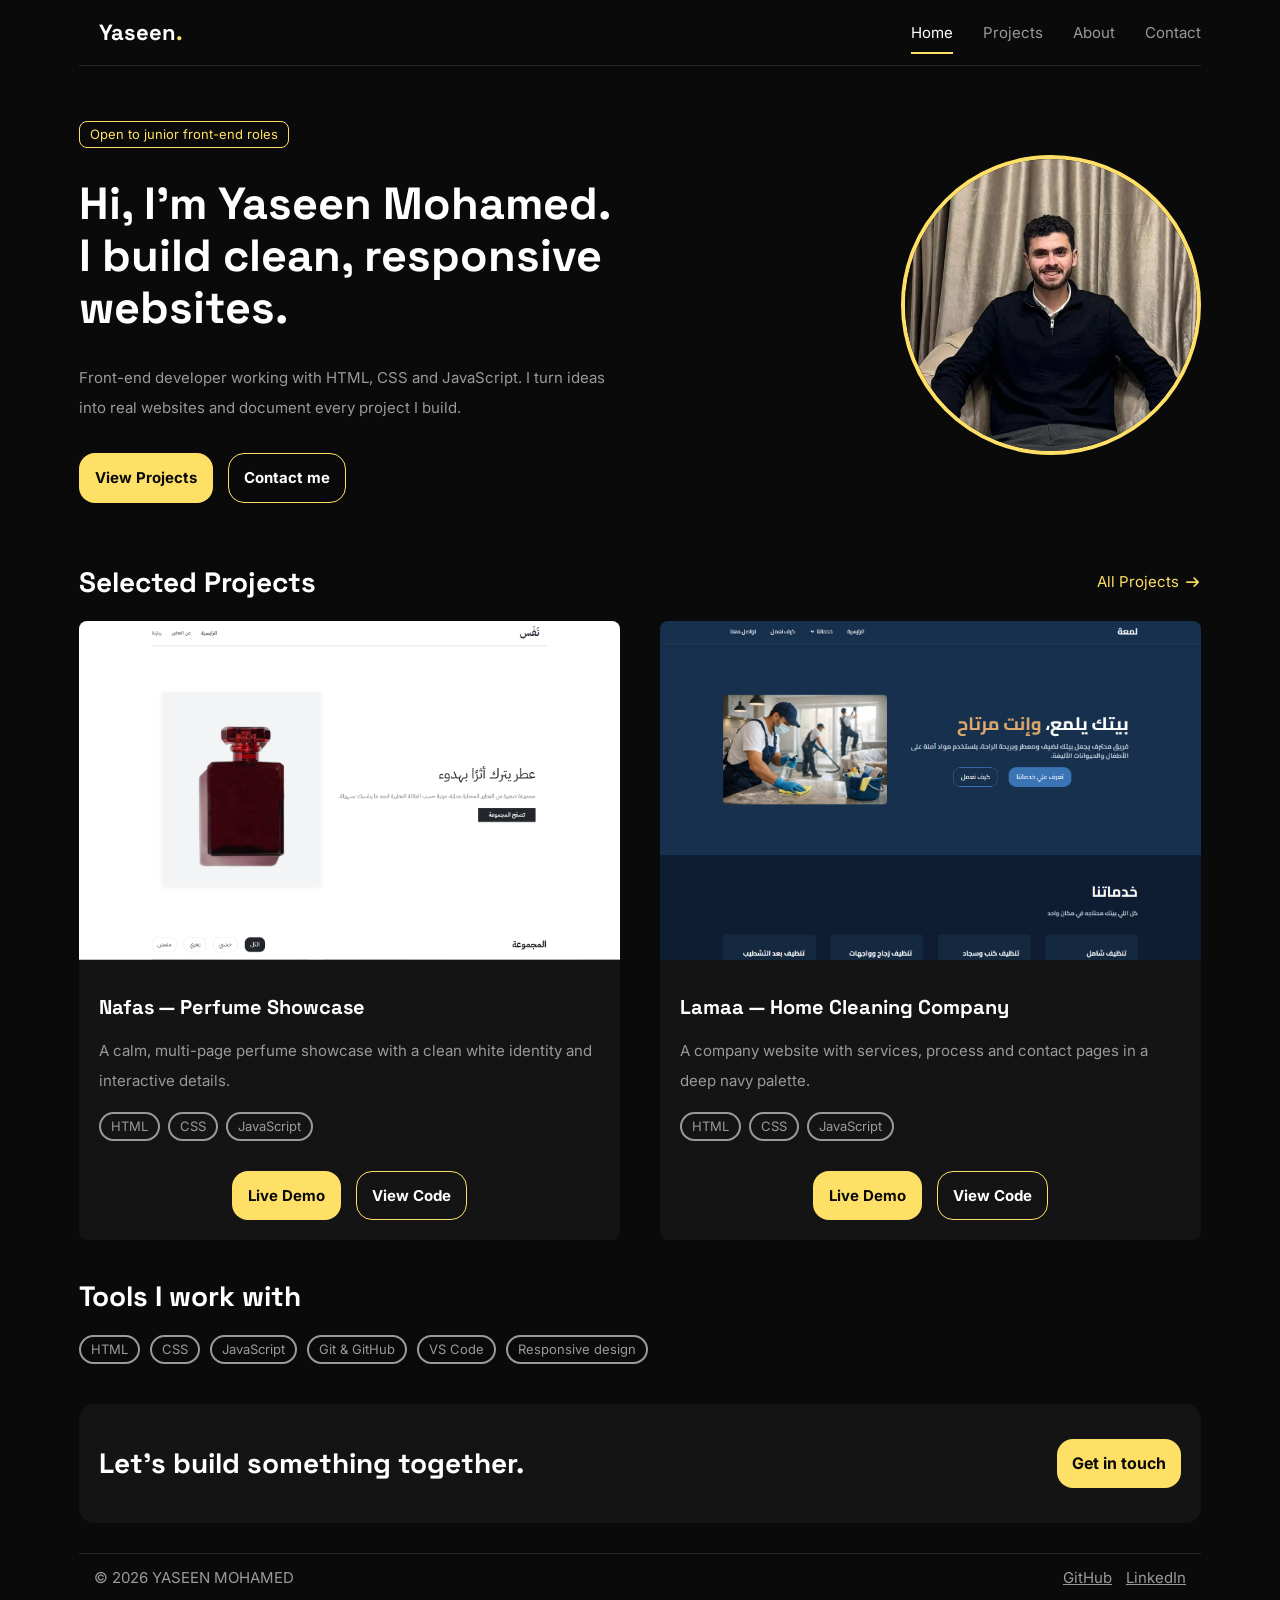
<file: index.html>
<!DOCTYPE html>
<html lang="en">
<head>
    <meta charset="UTF-8">
    <meta name="viewport" content="width=device-width, initial-scale=1">

    <!-- Preview when the link is shared (LinkedIn, WhatsApp) -->
    <title>Yaseen Mohamed | Front-End Developer</title>
    <meta name="description" content="Portfolio of Yaseen Mohamed, a front-end developer building clean, responsive websites with HTML, CSS and JavaScript.">
    <meta property="og:title" content="Yaseen Mohamed | Front-End Developer">
    <meta property="og:description" content="Portfolio of Yaseen Mohamed, a front-end developer building clean, responsive websites with HTML, CSS and JavaScript.">
    <meta property="og:type" content="website">

    <!-- Fonts: Inter + Space Grotesk -->
    <link rel="preconnect" href="https://fonts.googleapis.com">
    <link rel="preconnect" href="https://fonts.gstatic.com" crossorigin>
    <link href="https://fonts.googleapis.com/css2?family=Inter:wght@400;500;600&family=Space+Grotesk:wght@500;700&display=swap" rel="stylesheet">

    <!-- Your CSS -->
    <link rel="stylesheet" href="css/all.min.css">
    <link rel="stylesheet" href="css/normalize.css">
    <link rel="stylesheet" href="css/style.css">

</head>
<body>
    <!-- Start Header -->
    <div id="site-header">
    </div>
    <!-- End Header -->
        <!-- Start Landing -->
    <div class="landing">
        <div class="container">
            <div class="text">
                <p class="p-1">Open to junior front-end roles</p>
                <h1>Hi, I’m Yaseen Mohamed. I build clean, responsive websites.</h1>
                <p class="p-2">Front-end developer working with HTML, CSS and JavaScript. I turn ideas into real websites and document every project I build.</p>
                <div class="btn">
                    <a href="projects.html" class="a-1">View Projects</a>
                    <a href="contact.html" class="a-2">Contact me</a>
                </div>
            </div>
            <div class="image">
                <img src="image/hero-me.jpeg" alt="Portrait of Yaseen Mohamed">
            </div>
        </div>
    </div>
    <!-- End Landing -->
    <!-- Strat Projects -->
    <div class="main-project">
        <div class="container">
            <div class="title">
                <h2>Selected Projects</h2>
                <a href="projects.html">
                    All Projects
                    <i class="fa-solid fa-arrow-right"></i>
                </a>
            </div>
            <div class="projects">
                <div class="cards">
                    <div class="card">
                        <div class="image">
                            <a href="project-nafas.html">
                                <img src="image/project-1.png" alt="Nafas - Perfume">
                            </a>
                        </div>
                        <div class="text">
                            <h2>Nafas — Perfume Showcase</h2>
                            <p>A calm, multi-page perfume showcase with a clean white identity and interactive details.</p>
                            <div class="lang">
                                <span>HTML</span>
                                <span>CSS</span>
                                <span>JavaScript</span>
                            </div>
                        </div>
                        <div class="btn">
                            <a href="https://yaseen-dev20.github.io/nafas-perfume/" class="a-1">Live Demo</a>
                            <a href="https://github.com/yaseen-dev20/nafas-perfume" class="a-2">View Code</a>
                        </div>
                    </div>
                    <div class="card">
                        <div class="image">
                            <a href="project-lamaa.html">
                                <img src="image/project-2.png" alt="Lamaa - Clean">
                            </a>
                        </div>
                        <div class="text">
                            <h2>Lamaa — Home Cleaning Company</h2>
                            <p>A company website with services, process and contact pages in a deep navy palette.</p>
                            <div class="lang">
                                <span>HTML</span>
                                <span>CSS</span>
                                <span>JavaScript</span>
                            </div>
                        </div>
                        <div class="btn">
                            <a href="https://yaseen-dev20.github.io/lamaa-cleaning/" class="a-1">Live Demo</a>
                            <a href="https://github.com/yaseen-dev20/lamaa-cleaning" class="a-2">View Code</a>
                        </div>
                    </div>
                </div>
            </div>
        </div>
    </div>
    <!-- End Projects -->
    <!-- Start Tools -->
    <div class="tools">
        <div class="container">
                <h2>Tools I work with</h2>
            <div class="tool">
                    <span>HTML</span>
                    <span>CSS</span>
                    <span>JavaScript</span>
                    <span>Git & GitHub</span>
                    <span>VS Code</span>
                    <span>Responsive design</span>
            </div>
        </div>
    </div>
    <!-- End Tools -->
    <!-- Start End -->
    <div class="end">
        <div class="container">
            <div class="ends">
                <h2>Let’s build something together. </h2>
                <a href="contact.html">Get in touch</a>
            </div>
        </div>
    </div>
    <!-- End End -->
    <!-- Start Footer -->
    <div id="site-footer"></div>
    <!-- End Footer -->
    <script src="main.js"></script>
</body>
</html>
</file>
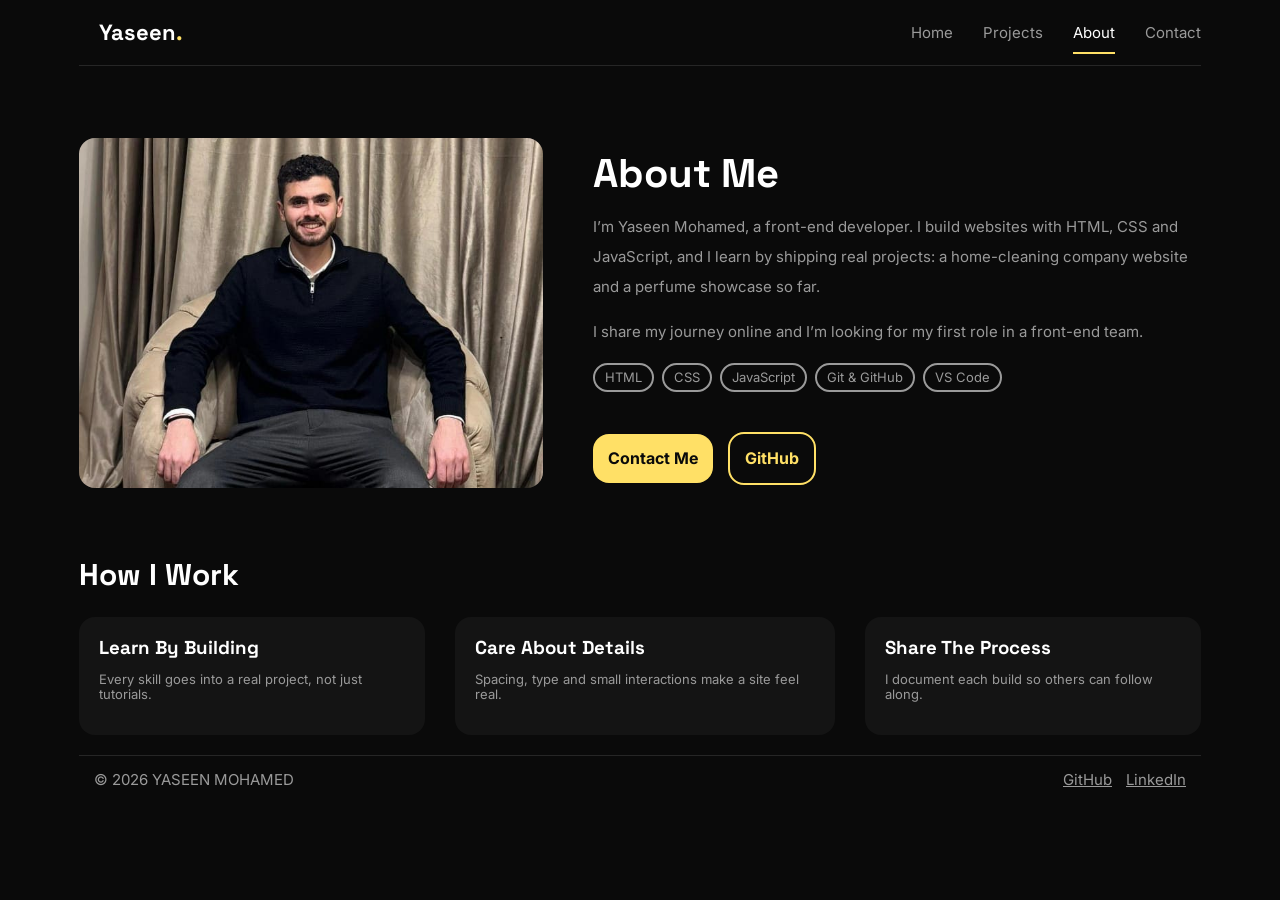
<file: about.html>
<!DOCTYPE html>
<html lang="en">
<head>
    <meta charset="UTF-8">
    <meta name="viewport" content="width=device-width, initial-scale=1">

    <!-- Preview when the link is shared (LinkedIn, WhatsApp) -->
    <title>About | Yaseen Mohamed</title>
    <meta name="description" content="Learn about Yaseen Mohamed, a front-end developer who learns by building real projects and is looking for a first role in a front-end team.">
    <meta property="og:title" content="About | Yaseen Mohamed">
    <meta property="og:description" content="Learn about Yaseen Mohamed, a front-end developer who learns by building real projects and is looking for a first role in a front-end team.">
    <meta property="og:type" content="website">

    <!-- Fonts: Inter + Space Grotesk -->
    <link rel="preconnect" href="https://fonts.googleapis.com">
    <link rel="preconnect" href="https://fonts.gstatic.com" crossorigin>
    <link href="https://fonts.googleapis.com/css2?family=Inter:wght@400;500;600&family=Space+Grotesk:wght@500;700&display=swap" rel="stylesheet">

    <!-- Your CSS -->
    <link rel="stylesheet" href="css/all.min.css">
    <link rel="stylesheet" href="css/normalize.css">
    <link rel="stylesheet" href="css/style.css">

</head>
<body>
    <!-- Start Header -->
    <div id="site-header"></div>
    <!-- End Header -->
        <!-- Start About -->
    <div class="about">
        <div class="container">
            <div class="content">
                <div class="image">
                    <img src="image/hero-me.jpeg" alt="About - Photo">
                </div>
                <div class="text">
                    <h1>About Me</h1>
                    <p>I’m Yaseen Mohamed, a front-end developer. I build websites with HTML, CSS and JavaScript, and I learn by shipping real projects: a home-cleaning company website and a perfume showcase so far.</p>
                    <p>I share my journey online and I’m looking for my first role in a front-end team.</p>
                    <div class="tools">
                        <span>HTML</span>
                        <span>CSS</span>
                        <span>JavaScript</span>
                        <span>Git &amp; GitHub</span>
                        <span>VS Code</span>
                    </div>
                    <div class="btn">
                        <a href="contact.html" class="btn-primary">Contact Me</a>
                        <a href="https://github.com/yaseen-dev20/" class="btn-outline">GitHub</a>
                    </div>
                </div>
            </div>
        </div>
    </div>
    <!-- End About -->
    <!-- Start How -->
    <div class="how">
        <div class="container">
            <h2>How I Work</h2>
            <div class="boxs">
                <div class="box">
                    <h3>Learn By Building</h3>
                    <p>Every skill goes into a real project, not just tutorials.</p>
                </div>
                <div class="box">
                    <h3>Care About Details</h3>
                    <p>Spacing, type and small interactions make a site feel real.</p>
                </div>
                <div class="box">
                    <h3>Share The Process</h3>
                    <p>I document each build so others can follow along.</p>
                </div>
            </div>
        </div>
    </div>
    <!-- End How -->
    <!-- Start Footer -->
    <div id="site-footer"></div>
    <!-- End Footer -->
    <script src="main.js"></script>
</body>
</html>
</file>
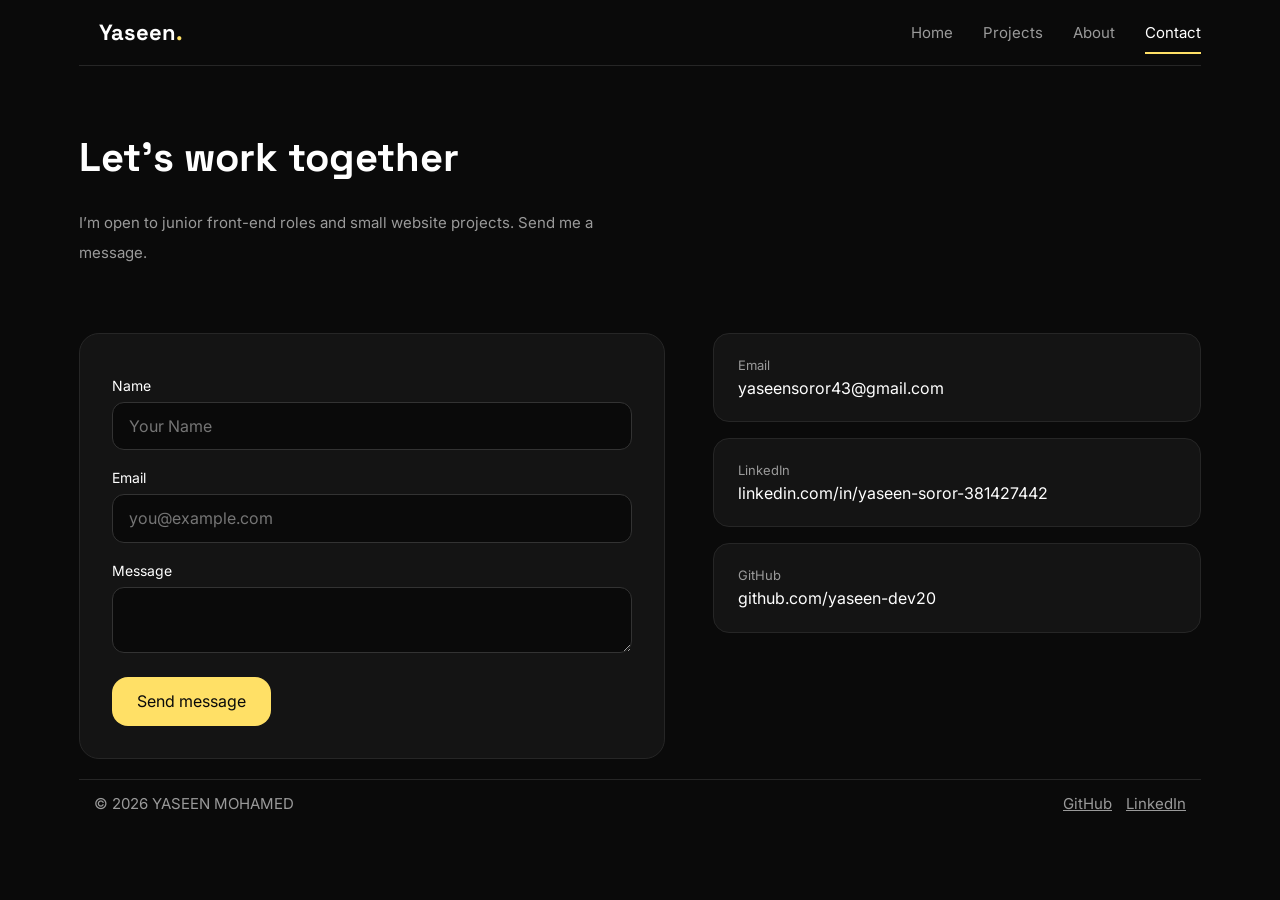
<file: contact.html>
<!DOCTYPE html>
<html lang="en">
<head>
    <meta charset="UTF-8">
    <meta name="viewport" content="width=device-width, initial-scale=1">

    <!-- Preview when the link is shared (LinkedIn, WhatsApp) -->
    <title>Contact | Yaseen Mohamed</title>
    <meta name="description" content="Get in touch with Yaseen Mohamed for junior front-end roles or small website projects.">
    <meta property="og:title" content="Contact | Yaseen Mohamed">
    <meta property="og:description" content="Get in touch with Yaseen Mohamed for junior front-end roles or small website projects.">
    <meta property="og:type" content="website">

    <!-- Fonts: Inter + Space Grotesk -->
    <link rel="preconnect" href="https://fonts.googleapis.com">
    <link rel="preconnect" href="https://fonts.gstatic.com" crossorigin>
    <link href="https://fonts.googleapis.com/css2?family=Inter:wght@400;500;600&family=Space+Grotesk:wght@500;700&display=swap" rel="stylesheet">

    <!-- Your CSS -->
    <link rel="stylesheet" href="css/all.min.css">
    <link rel="stylesheet" href="css/normalize.css">
    <link rel="stylesheet" href="css/style.css">

</head>
<body>
    <!-- Start Header -->
    <div id="site-header"></div>
    <!-- End Header -->
        <div class="work">
        <div class="container">
            <div class="text">
                <h1>Let’s work together</h1>
                <p>I’m open to junior front-end roles and small website projects. Send me a message.</p>
            </div>
                <div class="contact">
                    <form action="https://formspree.io/f/mljbgypr" class="contact-form" method="post">
                        <label for="name">Name</label>
                        <input id="name" name="name" type="text" placeholder="Your Name" required>

                        <label for="email">Email</label>
                        <input type="email" name="email" id="email" placeholder="you@example.com" required>

                        <label for="message">Message</label>
                        <textarea name="message" id="message"></textarea>

                        <button type="submit" class="btn-primary">Send message</button>
                    </form>
                    <div class="cards">
                        <div class="card">
                    <span>Email</span>
                    <a href="mailto:yaseensoror43@gmail.com">yaseensoror43@gmail.com</a>
                        </div>
                        <div class="card">
                            <span>LinkedIn</span>
                            <a href="https://www.linkedin.com/in/yaseen-soror-381427442" target="_blank" rel="noopener noreferrer">linkedin.com/in/yaseen-soror-381427442</a>
                        </div>
                        <div class="card">
                            <span>GitHub</span>
                            <a href="https://github.com/yaseen-dev20" target="_blank" rel="noopener noreferrer">github.com/yaseen-dev20</a>
                        </div>
                    </div>
                </div>
        </div>
    </div>
    <!-- Start Footer -->
    <div id="site-footer"></div>
    <!-- End Footer -->
    <script src="main.js"></script>
</body>
</html>
</file>
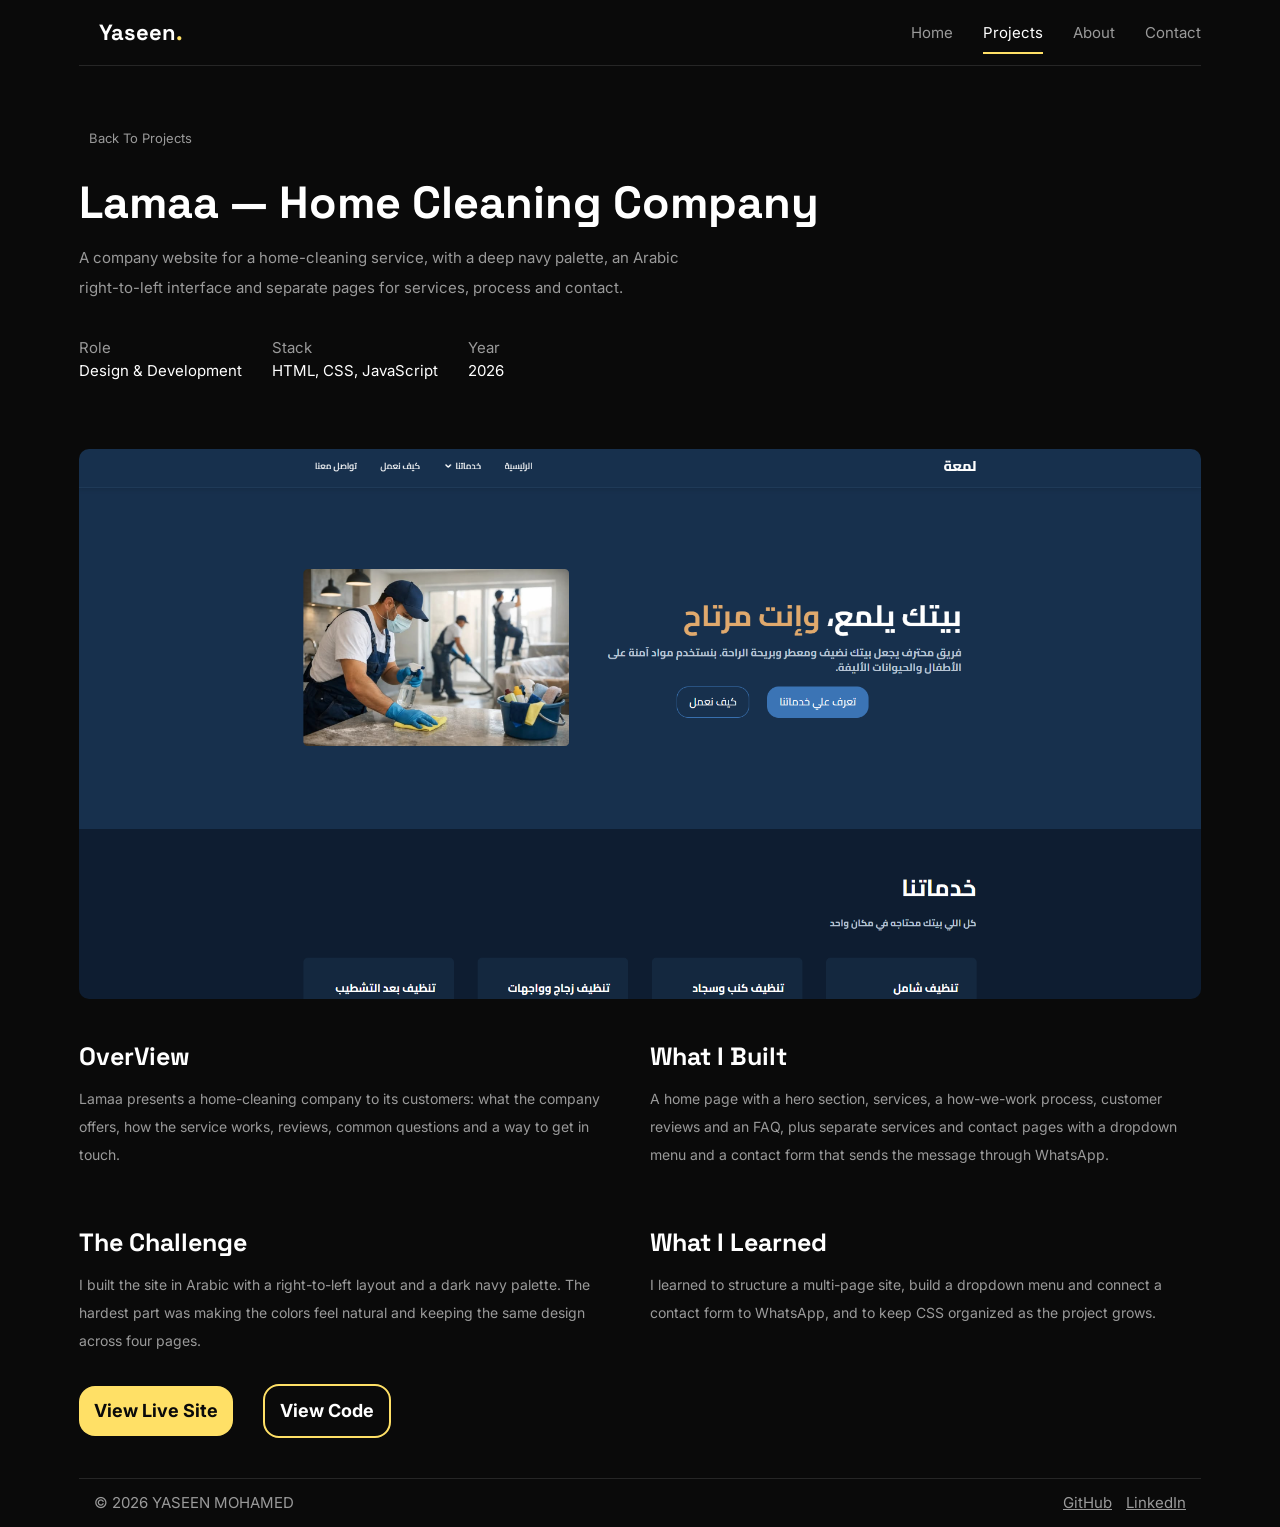
<file: project-lamaa.html>
<!DOCTYPE html>
<html lang="en">
<head>
    <meta charset="UTF-8">
    <meta name="viewport" content="width=device-width, initial-scale=1">

    <title>Lamaa — Home Cleaning Company | Yaseen Mohamed</title>
    <meta name="description" content="Lamaa is a home-cleaning company website with services, process and contact pages, built with HTML, CSS and JavaScript.">
    <meta property="og:title" content="Lamaa — Home Cleaning Company | Yaseen Mohamed">
    <meta property="og:description" content="Lamaa is a home-cleaning company website with services, process and contact pages, built with HTML, CSS and JavaScript.">
    <meta property="og:type" content="website">

    <!-- Fonts: Inter + Space Grotesk -->
    <link rel="preconnect" href="https://fonts.googleapis.com">
    <link rel="preconnect" href="https://fonts.gstatic.com" crossorigin>
    <link href="https://fonts.googleapis.com/css2?family=Inter:wght@400;500;600&family=Space+Grotesk:wght@500;700&display=swap" rel="stylesheet">

    <!-- Your CSS -->
    <link rel="stylesheet" href="css/all.min.css">
    <link rel="stylesheet" href="css/normalize.css">
    <link rel="stylesheet" href="css/style.css">

</head>
<body>
    <!-- Start Header -->
    <div id="site-header"></div>
    <!-- End Header -->
        <!-- Start Description -->
    <div class="main-description">
        <div class="container">
            <div class="head">
                <a href="projects.html">Back To Projects</a>
                <h1>Lamaa — Home Cleaning Company</h1>
                <p>A company website for a home-cleaning service, with a deep navy palette, an Arabic right-to-left interface and separate pages for services, process and contact.</p>
            </div>
            <div class="tools">
                <div class="tool">
                    <span>Role</span>
                    <p>Design &amp; Development</p>
                </div>
                <div class="tool">
                    <span>Stack</span>
                    <p>HTML, CSS, JavaScript</p>
                </div>
                <div class="tool">
                    <span>Year</span>
                    <p>2026</p>
                </div>
            </div>
            <div class="image">
                <img src="image/project-2.png" alt="Lamaa — Home Cleaning Company">
            </div>
            <div class="opinions">
                <div class="opinion">
                    <h3>OverView</h3>
                    <p>Lamaa presents a home-cleaning company to its customers: what the company offers, how the service works, reviews, common questions and a way to get in touch.</p>
                </div>
                <div class="opinion">
                    <h3>What I Built</h3>
                    <p>A home page with a hero section, services, a how-we-work process, customer reviews and an FAQ, plus separate services and contact pages with a dropdown menu and a contact form that sends the message through WhatsApp.</p>
                </div>
                <div class="opinion">
                    <h3>The Challenge</h3>
                    <p>I built the site in Arabic with a right-to-left layout and a dark navy palette. The hardest part was making the colors feel natural and keeping the same design across four pages.</p>
                </div>
                <div class="opinion">
                    <h3>What I Learned</h3>
                    <p>I learned to structure a multi-page site, build a dropdown menu and connect a contact form to WhatsApp, and to keep CSS organized as the project grows.</p>
                </div>
            </div>
            <div class="btn">
                <a href="https://yaseen-dev20.github.io/lamaa-cleaning/" class="btn-primary">View Live Site</a>
                <a href="https://github.com/yaseen-dev20/lamaa-cleaning" class="btn-outline">View Code</a>
            </div>
        </div>
    </div>
    <!-- End Description -->
    <!-- Satrt Footer -->
    <div id="site-footer"></div>
    <!-- End Footer -->
    <script src="main.js"></script>
</body>
</html>
</file>
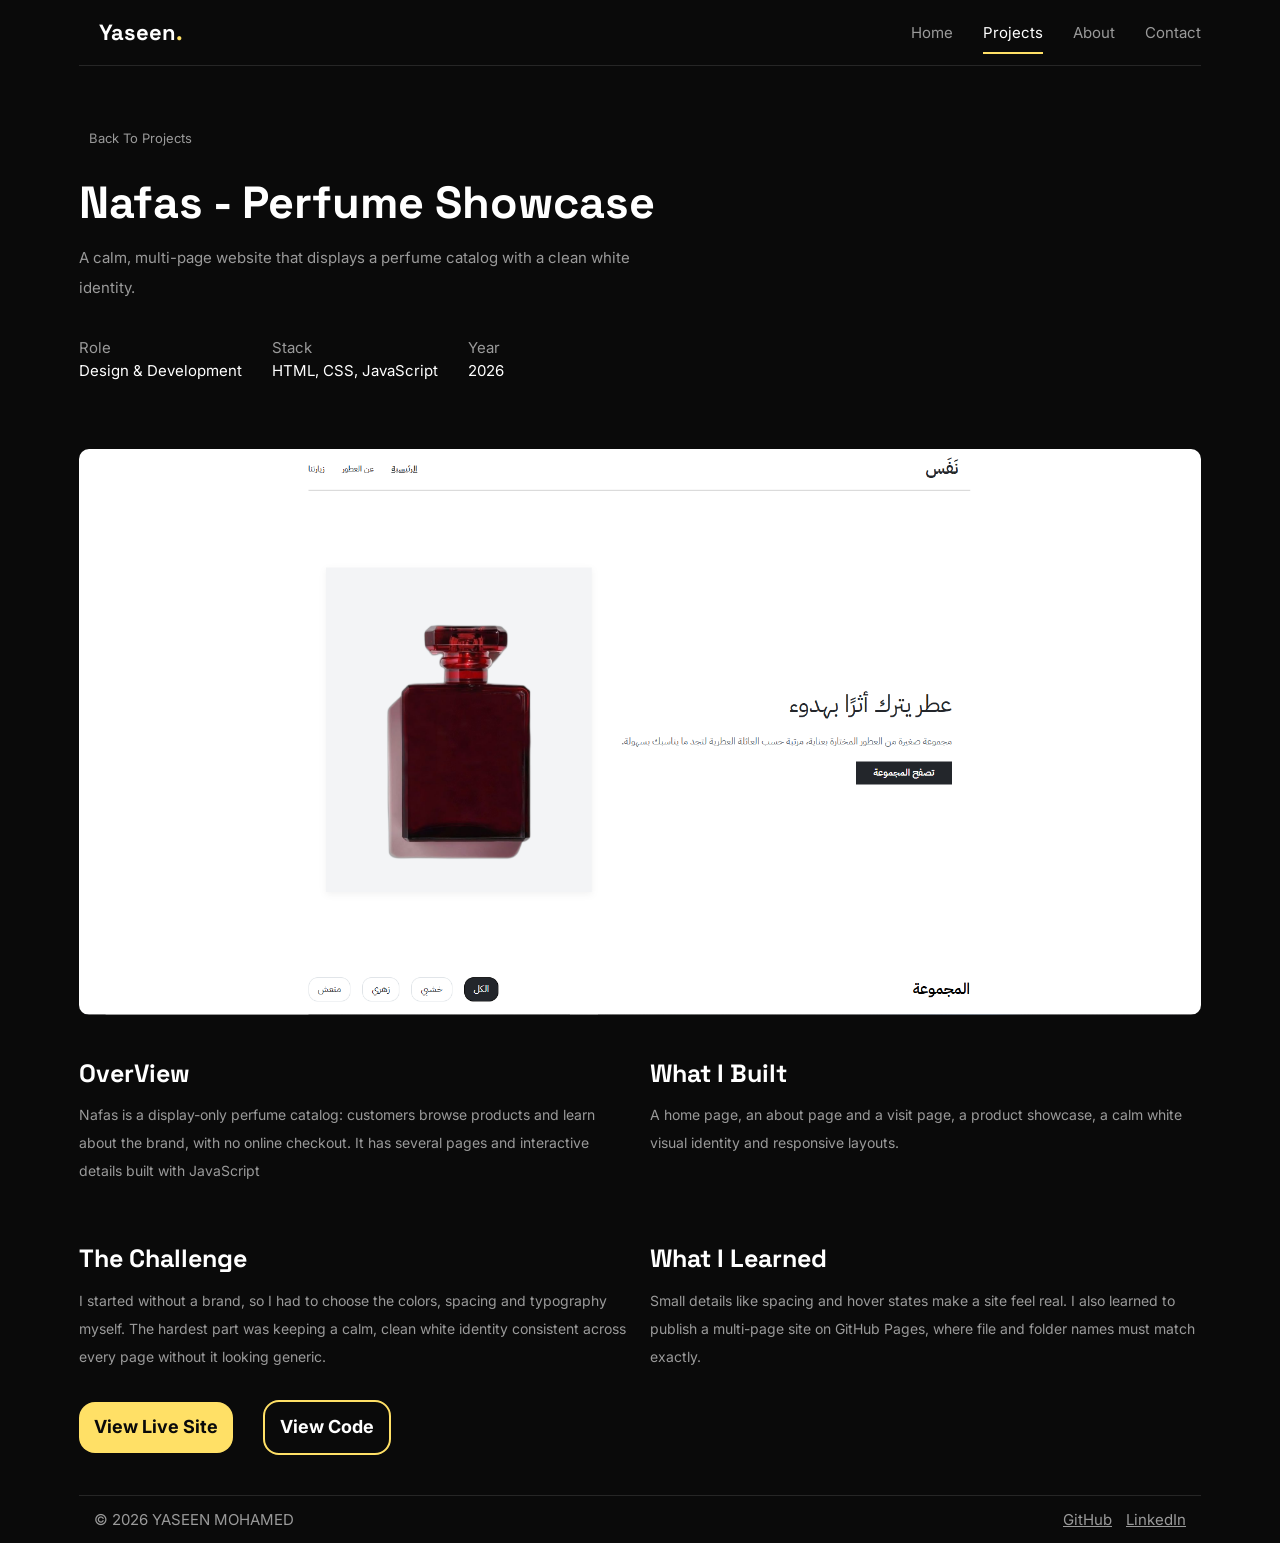
<file: project-nafas.html>
<!DOCTYPE html>
<html lang="en">
<head>
    <meta charset="UTF-8">
    <meta name="viewport" content="width=device-width, initial-scale=1">

    <!-- Preview when the link is shared (LinkedIn, WhatsApp) -->
    <title>Nafas — Perfume Showcase | Yaseen Mohamed</title>
    <meta name="description" content="Nafas is a calm, multi-page perfume showcase website built with HTML, CSS and JavaScript.">
    <meta property="og:title" content="Nafas — Perfume Showcase | Yaseen Mohamed">
    <meta property="og:description" content="Nafas is a calm, multi-page perfume showcase website built with HTML, CSS and JavaScript.">
    <meta property="og:type" content="website">

    <!-- Fonts: Inter + Space Grotesk -->
    <link rel="preconnect" href="https://fonts.googleapis.com">
    <link rel="preconnect" href="https://fonts.gstatic.com" crossorigin>
    <link href="https://fonts.googleapis.com/css2?family=Inter:wght@400;500;600&family=Space+Grotesk:wght@500;700&display=swap" rel="stylesheet">

    <!-- Your CSS -->
    <link rel="stylesheet" href="css/all.min.css">
    <link rel="stylesheet" href="css/normalize.css">
    <link rel="stylesheet" href="css/style.css">

</head>
<body>
    <!-- Start Header -->
    <div id="site-header"></div>
    <!-- End Header -->
        <!-- Start Description -->
    <div class="main-description">
        <div class="container">
            <div class="head">
                <a href="projects.html">Back To Projects</a>
                <h1>Nafas - Perfume Showcase</h1>
                <p>A calm, multi-page website that displays a perfume catalog with a clean white identity.</p>
            </div>
            <div class="tools">
                <div class="tool">
                    <span>Role</span>
                    <p>Design &amp; Development</p>
                </div>
                <div class="tool">
                    <span>Stack</span>
                    <p>HTML, CSS, JavaScript</p>
                </div>
                <div class="tool">
                    <span>Year</span>
                    <p>2026</p>
                </div>
            </div>
            <div class="image">
                <img src="image/project-1.png" alt="Nafas — Perfume Showcase">
            </div>
            <div class="opinions">
                <div class="opinion">
                    <h3>OverView</h3>
                    <p>Nafas is a display-only perfume catalog: customers browse products and learn about the brand, with no online checkout. It has several pages and interactive details built with JavaScript</p>
                </div>
                <div class="opinion">
                    <h3>What I Built</h3>
                    <p>A home page, an about page and a visit page, a product showcase, a calm white visual identity and responsive layouts.</p>
                </div>
                <div class="opinion">
                    <h3>The Challenge</h3>
                    <p>I started without a brand, so I had to choose the colors, spacing and typography myself. The hardest part was keeping a calm, clean white identity consistent across every page without it looking generic.</p>
                </div>
                <div class="opinion">
                    <h3>What I Learned</h3>
                    <p>Small details like spacing and hover states make a site feel real. I also learned to publish a multi-page site on GitHub Pages, where file and folder names must match exactly.</p>
                </div>
            </div>
            <div class="btn">
                <a href="https://yaseen-dev20.github.io/nafas-perfume/" class="btn-primary">View Live Site</a>
                <a href="https://github.com/yaseen-dev20/nafas-perfume" class="btn-outline">View Code</a>
            </div>
        </div>
    </div>
    <!-- End Description -->
    <!-- Satrt Footer -->
    <div id="site-footer"></div>
    <!-- End Footer -->
    <script src="main.js"></script>
</body>
</html>
</file>
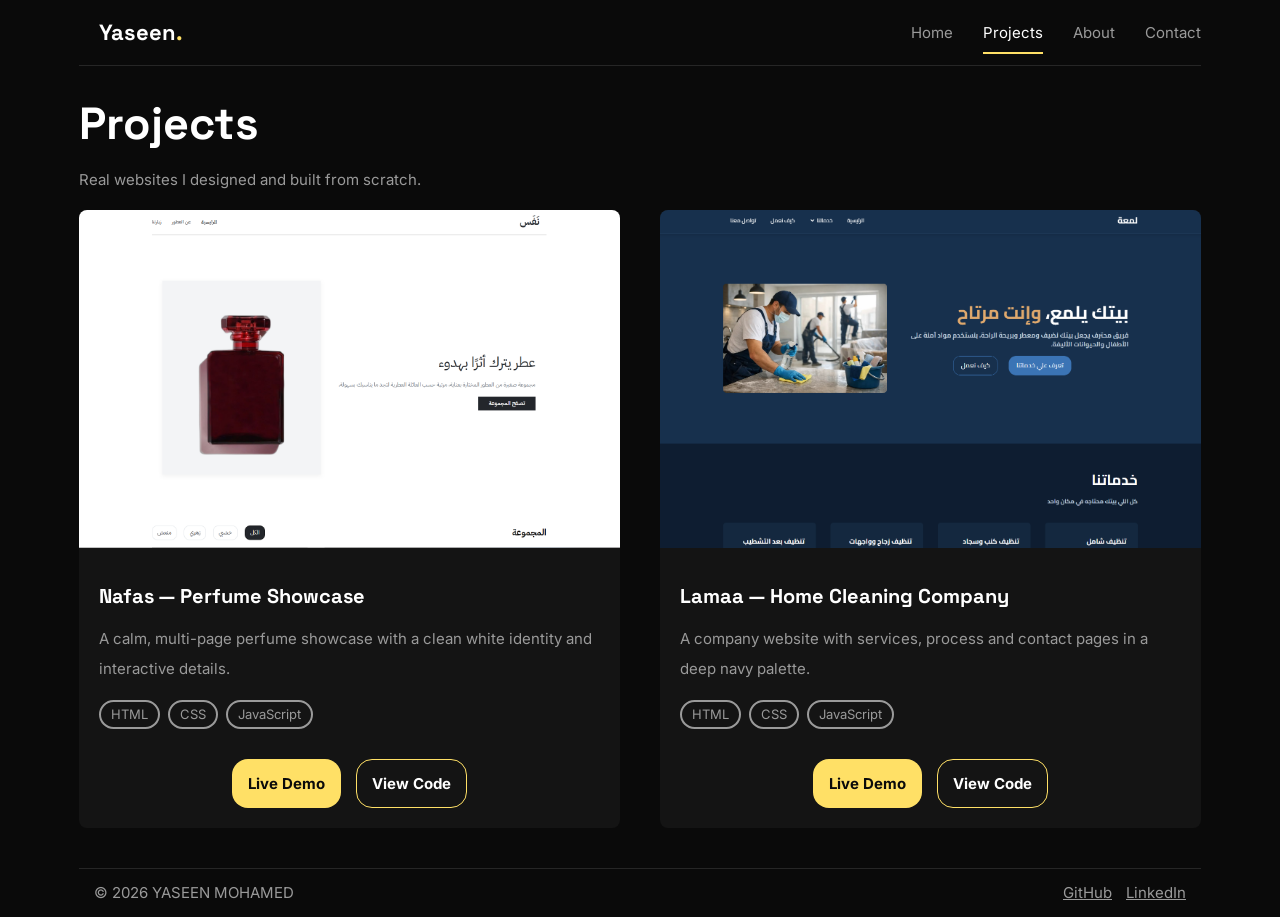
<file: projects.html>
<!DOCTYPE html>
<html lang="en">
<head>
    <meta charset="UTF-8">
    <meta name="viewport" content="width=device-width, initial-scale=1">

    <!-- Preview when the link is shared (LinkedIn, WhatsApp) -->
    <title>Projects | Yaseen Mohamed</title>
    <meta name="description" content="Real websites designed and built from scratch by Yaseen Mohamed: a perfume showcase and a home-cleaning company website.">
    <meta property="og:title" content="Projects | Yaseen Mohamed">
    <meta property="og:description" content="Real websites designed and built from scratch by Yaseen Mohamed: a perfume showcase and a home-cleaning company website.">
    <meta property="og:type" content="website">

    <!-- Fonts: Inter + Space Grotesk -->
    <link rel="preconnect" href="https://fonts.googleapis.com">
    <link rel="preconnect" href="https://fonts.gstatic.com" crossorigin>
    <link href="https://fonts.googleapis.com/css2?family=Inter:wght@400;500;600&family=Space+Grotesk:wght@500;700&display=swap" rel="stylesheet">

    <!-- Your CSS -->
    <link rel="stylesheet" href="css/all.min.css">
    <link rel="stylesheet" href="css/normalize.css">
    <link rel="stylesheet" href="css/style.css">

</head>
<body>
    <!-- Start Header -->
    <div id="site-header">
    </div>
    <!-- End Header -->
        <!-- Start Landing Projects -->
    <div class="main-project">
        <div class="container">
            <div class="title-page">
                <h1>Projects</h1>
                <p>Real websites I designed and built from scratch.</p>
            </div>
            <div class="projects">
                <div class="cards">
                    <div class="card">
                        <div class="image">
                            <a href="project-nafas.html">
                                <img src="image/project-1.png" alt="Nafas - Perfume">
                            </a>
                        </div>
                        <div class="text">
                            <h2>Nafas — Perfume Showcase</h2>
                            <p>A calm, multi-page perfume showcase with a clean white identity and interactive details.</p>
                            <div class="lang">
                                <span>HTML</span>
                                <span>CSS</span>
                                <span>JavaScript</span>
                            </div>
                        </div>
                        <div class="btn">
                            <a href="https://yaseen-dev20.github.io/nafas-perfume/" class="a-1">Live Demo</a>
                            <a href="https://github.com/yaseen-dev20/nafas-perfume" class="a-2">View Code</a>
                        </div>
                    </div>
                    <div class="card">
                        <div class="image">
                            <a href="project-lamaa.html">
                                <img src="image/project-2.png" alt="Lamaa - Clean">
                            </a>
                        </div>
                        <div class="text">
                            <h2>Lamaa — Home Cleaning Company</h2>
                            <p>A company website with services, process and contact pages in a deep navy palette.</p>
                            <div class="lang">
                                <span>HTML</span>
                                <span>CSS</span>
                                <span>JavaScript</span>
                            </div>
                        </div>
                        <div class="btn">
                            <a href="https://yaseen-dev20.github.io/lamaa-cleaning/" class="a-1">Live Demo</a>
                            <a href="https://github.com/yaseen-dev20/lamaa-cleaning" class="a-2">View Code</a>
                        </div>
                    </div>
                </div>
            </div>
        </div>
    </div>
    <!-- End Landing Projects -->
    <!-- Start Footer -->
    <div id="site-footer"></div>
    <!-- End Footer -->
    <script src="main.js"></script>
</body>
</html>
</file>
<file: css/style.css>
:root {
    --backgroubd-color: #0A0A0A;
    --backgroubd-color-buttom: #FFE066;
    --backgroubd-color-2: #141414;
    --backgroubd-color-card: #141414;
    --color-paragraph: #9A9A9A;
    --color-title: #FFFFFF;
    --main-transition: 0.3s;
    --padding-top: 40px;
    --padding-bottom: 40px;
}
/* Smooth page-to-page transition */
@view-transition {
    navigation: auto;
}
::view-transition-old(root),
::view-transition-new(root) {
    animation-duration: 0.2s;
}
#site-header {
    view-transition-name: site-header;
    min-height: 68px;
    position: relative;
    z-index: 100;
}
* {
    -webkit-box-sizing: border-box;
    -moz-box-sizing: border-box;
    box-sizing: border-box;
}
body {
    font-family: 'Inter', system-ui, sans-serif;
    background-color: var(--backgroubd-color);
}
h1, h2, h3, .logo {
    font-family: 'Space Grotesk', 'Inter', sans-serif;
}
html {
    scroll-behavior: smooth;
}
.container {
    max-width: 1170px;
    margin: 0 auto;
    padding: 0 24px;
}
ul {
    list-style: none;
    margin: 0;
    padding: 0;
}
a {
    text-decoration: none;
}
.menu-toggle {
    display: none;
    align-items: center;
    justify-content: center;
    width: 44px;
    height: 44px;
    background: transparent;
    color: #fff;
    border: 1px solid #262626;
    border-radius: 12px;
    cursor: pointer;
    transition: color .2s, border-color .2s;
}
.menu-toggle:hover { color: #FFDE59; border-color: #FFDE59; }
.menu-toggle:focus-visible { outline: 2px solid #FFDE59; outline-offset: 2px; }

@media (max-width: 768px) {
    .menu-toggle { display: inline-flex; }

    #main-menu {
        display: none;
        position: absolute;
        top: 100%;
        left: 0;
        right: 0;
        margin-top: 8px;
        padding: 8px 0;
        flex-direction: column;
        gap: 0;
        background: #141414;
        border: 1px solid #262626;
        border-radius: 16px;
        z-index: 100;
    }
    #main-menu.open { display: flex; }

    #main-menu a {
        display: flex;
        align-items: center;
        min-height: 48px;
        padding: 0 20px;
        border-bottom: none;
    }
    #main-menu a.active { color: #FFDE59; }
}
/* Start Header */
header {
    position: relative;
}
header nav {
    display: flex;
    justify-content: space-between;
    align-items: center;
    gap: 30px;
    border-bottom: 1px solid #262626;
}
header nav ul {
    display: flex;
    justify-content: center;
    align-items: center;
    gap: 30px;
}
header nav ul li a {
    font-size: 15px;
    font-weight: normal;
    color: var(--color-paragraph);
    padding: 10px 0;
    border-bottom: 2px solid transparent;
    transition: var(--main-transition);
}
header nav ul li a.active {
    color: var(--color-title);
    border-bottom-color: var(--backgroubd-color-buttom);
}
header nav .logo {
    font-size: 22px;
    color: var(--color-title);
    padding: 20px;
    font-weight: bold;
}
header nav .logo span {
    color: var(--backgroubd-color-buttom);
}
/* End Header */
/* Start Footer */
footer .container .foot {
    display: flex;
    justify-content: space-between;
    align-items: center;
    gap : 30px;
    padding: 15px 15px;
    border-top: 1px solid #262626;
}
footer .foot .copy {
    color: var(--color-paragraph);
    font-size: 15px;
}
footer .foot .links {
    font-size: 15px;
}
footer .foot .links a {
    margin-left: 10px;
    color: var(--color-paragraph);
    text-decoration: underline;
}
@media (max-width: 768px) {
    footer .container .foot {
        flex-direction: column;
        gap: 10px;
    }
}
/* End Footer */
/* Start Landing */
.landing {
    padding-top: var(--padding-top);
    padding-bottom: var(--padding-bottom);
    position: relative;
}
.landing .container {
    display: flex;
    justify-content: space-between;
    align-items: center;
    gap: 20px;
}
.landing .container .text {
    max-width: 550px;
}
.landing .container .text .p-1{
    font-size: 13px;
    font-weight: normal;
    border: 1px solid var(--backgroubd-color-buttom);
    width: fit-content;
    border-radius: 8px;
    padding: 5px 10px;
    color: var(--backgroubd-color-buttom);
}
.landing .container .text .p-2{
    font-size: 15px;
    font-weight: normal;
    color: var(--color-paragraph);
    line-height: 2;
}
.landing .container .text h1 {
    font-size: 45px;
    color: var(--color-title);
    font-weight: bold;
}
.landing .container .text .btn {
    display: flex;
    align-items: center;
    justify-content: flex-start;
    gap: 15px;
    margin-top: 30px;
}
.landing .container .text .btn .a-1 {
    background-color: var(--backgroubd-color-buttom);
    padding: 15px;
    color: var(--backgroubd-color);
    font-size: 15px;
    font-weight: bold;
    border-radius: 16px;
    border: 1px solid transparent;
    transition: var(--main-transition);
}
.landing .container .text .btn .a-1:hover {
    transform: translateY(-3px);
}
.landing .container .text .btn .a-2 {
    background-color: transparent;
    padding: 15px;
    color: var(--color-title);
    font-size: 15px;
    font-weight: bold;
    border-radius: 16px;
    border: 1px solid var(--backgroubd-color-buttom);
    transition: var(--main-transition);
}
.landing .container .text .btn .a-2:hover {
    transform: translateY(-3px);
}
.landing .image {
    width: 300px;
    height: 300px;
    border-radius: 50%;
    overflow: hidden;
    border: 4px solid var(--backgroubd-color-buttom);
}
.landing .image img {
    display: block;
    width: 100%;
    height: 100%;
    object-fit: cover;
    transform: scale(3);
    transform-origin: 50% 40%;
}
@media (max-width: 991px) {
    .landing .container {
        flex-direction: column;
        gap: 40px;
    }
}
@media (max-width: 768px) {
    .landing .container .text h1 { 
        font-size: 32px;
        }
    }
/* End Landing */
/* Start Projrcts */
.main-project {
    padding-bottom: var(--padding-bottom);
}
.main-project .title {
    display: flex;
    justify-content: space-between;
    align-items: center;
    flex-wrap: wrap;
    gap: 10px 20px;
}
.main-project .title h2 {
    color: var(--color-title);
    font-size: 28px;
}
.main-project .title a {
    color: var(--backgroubd-color-buttom);
    font-size: 15px;
    display: inline-flex;
    gap: 6px;
    align-items: center;
    white-space: nowrap;
}
.main-project .title a i {
    font-size: 13px;
    transition: var(--main-transition);
}
.main-project .title a:hover i {
    transform: translateX(6px);
}
.main-project .projects .cards {
    display: grid;
    grid-template-columns: repeat(auto-fill, minmax(min(350px, 100%), 1fr));
    gap: 40px;
}
.main-project .projects .cards .card {
    background-color: var(--backgroubd-color-card);
    border-radius: 8px;
    display: flex;
    flex-direction: column;
}
.main-project .projects .cards .card .text {
    padding: 20px;
}
.main-project .projects .cards .card .text h2 {
    color: var(--color-title);
    font-size: 20px;
}
.main-project .projects .cards .card .text p {
    color: var(--color-paragraph);
    line-height: 2;
    font-size: 15px;
}
.main-project .projects .cards .card .lang {
    color: var(--color-paragraph);
    display: flex;
    flex-wrap: wrap;
    gap: 8px;
    margin-top: 16px;
}
.main-project .projects .cards .card .lang span {
    border: 2px solid var(--color-paragraph);
    border-radius: 16px;
    padding: 5px 10px;
    font-size: 13px;
}
.main-project .projects .cards .card .image img {
    display: block;
    width: 100%;
    border-radius: 8px 8px 0 0;
    aspect-ratio: 16 / 10;
    object-fit: cover;
}
.main-project .projects .cards .card .btn {
    width: fit-content;
    display: flex;
    gap: 15px;
    margin: 10px auto 20px;
}
.main-project .projects .cards .card .btn .a-1 {
    background-color: var(--backgroubd-color-buttom);
    padding: 15px;
    color: var(--backgroubd-color);
    font-size: 15px;
    font-weight: bold;
    border-radius: 16px;
    border: 1px solid transparent;
    transition: var(--main-transition);
}
.main-project .projects .cards .card .btn .a-1:hover {
    transform: translateY(-3px);
}
.main-project .projects .cards .card .btn .a-2 {
    background-color: transparent;
    padding: 15px;
    color: var(--color-title);
    font-size: 15px;
    font-weight: bold;
    border-radius: 16px;
    border: 1px solid var(--backgroubd-color-buttom);
    transition: var(--main-transition);
}
.main-project .projects .cards .card .btn .a-2:hover {
    transform: translateY(-3px);
}
@media (max-width: 768px) {
    .main-project .title h2 {
        font-size: 20px;
    }
    .main-project .title a {
        font-size: 14px;
    }
}
/* End Projrcts */
/* Start Tools */
.tools {
    padding-bottom: var(--padding-bottom);
}
.tools .container h2 {
    margin-top: 0;
    color: var(--color-title);
    font-size: 28px;
}
.tools .container .tool {
    color: var(--color-paragraph);
    display: flex;
    gap: 10px;
    flex-wrap: wrap;
}
.tools .container .tool span {
    border: 2px solid var(--color-paragraph);
    border-radius: 16px;
    padding: 5px 10px;
    font-size: 13px;
}
/* End Tools */
/* Start End */
.end {
    padding-bottom: 30px;
}
.end .ends {
    display: flex;
    justify-content: space-between;
    align-items: center;
    background-color: var(--backgroubd-color-card);
    border-radius: 16px;
}
.end .ends h2 {
    color: var(--color-title);
    font-size: 28px;
    padding: 20px;
}
.end .ends a {
    background-color: var(--backgroubd-color-buttom);
    padding: 15px;
    margin: 0 20px;
    border-radius: 16px;
    color: var(--backgroubd-color);
    font-weight: bold;
    transition: var(--main-transition);
}
.end .ends a:hover {
    transform: translateY(-3px);
}
@media (max-width: 768px) {
    .end .ends {
        flex-direction: column;
    }
    .end .container .ends h2 {
        font-size: 20px;
    }
    .end .container .ends a {
        margin-bottom: 20px;
    }
}
/* End End */
/* Start Page Projects */
.landing-projects {
    padding-top: var(--padding-top);
    padding-bottom: var(--padding-bottom);
}
.main-project .tltle-page {
    padding-bottom: 20px;
}
.main-project .title-page h1 {
    color: var(--color-title);
    font-size: 45px;
    font-weight: bold;
    margin-bottom: 0;
}
.main-project .title-page p {
    color: var(--color-paragraph);
    font-size: 15px;
    line-height: 2;
}
.main-project .end-projects {
    background-color: var(--backgroubd-color-card);
    padding: 20px;
    margin: 30px 0 0;
    text-align: center;
    border-radius: 16px;
}
.main-project .end-projects h2 {
    color: var(--color-title);
    font-size: 30px;
    font-weight: bold;
}
.main-project .end-projects p {
    color: var(--color-paragraph);
    font-size: 18px;
    line-height: 2;
}
@media (max-width: 768px) {
    .main-project .end-projects h2 {
        font-size: 24px;
    }
    .main-project .end-projects p {
        font-size: 14px;
    }
}
/* End Page Projects */
/* Start Page Nafes */
.main-description  {
    padding-top: var(--padding-top);
    padding-bottom: var(--padding-bottom);
}
.main-description .head {
    padding: 20px 0;
}
.main-description .head a {
    color: var(--color-paragraph);
    font-size: 13px;
    margin-left: 10px;
}
.main-description .head h1 {
    font-size: 45px;
    color: var(--color-title);
    margin-bottom: 0;
}
.main-description .head p {
    color: var(--color-paragraph);
    font-size: 15px;
    line-height: 2;
    max-width: 600px;
}
.main-description .tools {
    display: flex;
    justify-content: flex-start;
    align-items: center;
    gap: 30px;
}
.main-description .tools .tool span {
    color: var(--color-paragraph);
    font-size: 15px;
}
.main-description .tools .tool p {
    color: var(--color-title);
    font-size: 15px;
    margin-top: 5px;
}
@media (max-width: 768px) {
    .main-description .head {
        padding: 0;
    }
    .main-description .head h1 {
        font-size: 35px;
    }
    .main-description .head p {
        font-size: 13px;
    }
    .main-description .tools {
        flex-direction: column;
        align-items: flex-start;
        gap: 0;
    }
}
.main-description .image {
    padding: 15px 0;
}
.main-description .image  img {
    width: 100%;
    border-radius: 10px;
}
.main-description .opinions {
    display: grid;
    grid-template-columns: repeat(auto-fill, minmax(min(380px, 100%), 1fr));
    gap: 20px;
}
.main-description .opinions .opinion h3 {
    color: var(--color-title);
    font-size: 25px;
    margin-bottom: 0;
}
.main-description .opinions .opinion p {
    color: var(--color-paragraph);
    font-size: 14px;
    line-height: 2;
}
.main-description .btn {
    display: flex;
    justify-content: flex-start;
    align-items: center;
    gap: 30px;
    margin-top: 15px;
}
.main-description .btn .btn-primary {
    color: var(--backgroubd-color);
    padding: 15px;
    background-color: var(--backgroubd-color-buttom);
    font-size: 18px;
    font-weight: bold;
    border-radius: 16px;
    transition: var(--main-transition);
}
.main-description .btn .btn-primary:hover {
    transform: translateY(-3px);
}
.main-description .btn .btn-outline {
    color: var(--color-title);
    padding: 15px;
    font-size: 18px;
    font-weight: bold;
    border: 2px solid var(--backgroubd-color-buttom);
    border-radius: 16px;
    transition: var(--main-transition);
}
.main-description .btn .btn-outline:hover {
    transform: translateY(-3px);
}
@media (max-width: 768px) {
    .main-description .opinions {
        gap: 0;
    }
    .main-description .btn {
        justify-content: center;
    }
}
/* End Page Nafes */
/* Start About Page */
.about {
    padding-top: var(--padding-top);
    padding-bottom: var(--padding-bottom);
}
.about .content {
    display: flex;
    justify-content: center;
    align-items: center;
    gap: 50px;
}
.about .content .text {
    width: calc(100% - 30%);
    height: auto;
}
.about .content .text h1 {
    color: var(--color-title);
    font-size: 40px;
    margin: 10px 0;
}
.about .content .text p {
    color: var(--color-paragraph);
    font-size: 15px;
    line-height: 2;
}
.about .content .text .tools {
    color: var(--color-paragraph);
    display: flex;
    flex-wrap: wrap;
    gap: 8px;
    margin-top: 16px;
}
.about .content .text .tools span {
    border: 2px solid var(--color-paragraph);
    border-radius: 16px;
    padding: 5px 10px;
    font-size: 13px;
}
.about .content .image {
    width: 600px;
    height: 350px;
    border-radius: 16px;
    overflow: hidden;
    margin: 30px 0;
}
.about .content .image img {
    width: 100%;
    height: 100%;
    border-radius: 16px;
    object-fit: cover;
    transform: scale(2.3);
    transform-origin: 50% 45%;
}
.about .content .text .btn {
    display: flex;
    align-items: center;
    justify-content: flex-start;
    gap: 15px;
}
.about .content .text .btn .btn-primary {
    background-color: var(--backgroubd-color-buttom);
    padding: 15px;
    color: var(--backgroubd-color);
    font-weight: bold;
    border-radius: 16px;
    transition: var(--main-transition);
}
.about .content .text .btn .btn-primary:hover {
    transform: translateY(-3px);
}
.about .content .text .btn .btn-outline {
    color: var(--backgroubd-color-buttom);
    border: 2px solid var(--backgroubd-color-buttom);
    padding: 15px;
    font-weight: bold;
    border-radius: 16px;
    transition: var(--main-transition);
}
.about .content .text .btn .btn-outline:hover {
    transform: translateY(-3px);
}
@media (max-width: 991px) {
    .about .content {
        flex-direction: column;
        gap: 0;
    }
    .about .content .image {
        width: 100%;
      aspect-ratio: 4 / 3;      /* نسبة ثابتة للصورة */
        margin: 20px 0;
    }
    .about .content .image img {
        transform: scale(1.1);   
        transform-origin: 50% 30%; 
    }
    .about .content .text {
        width: 100%;
        height: auto;           
    }
}
@media (max-width: 575px) {
    .about .content .image {
        aspect-ratio: 1 / 1;    
    }
    .about .content .image img {
        transform: scale(1.2);
        transform-origin: 50% 30%;
    }
    .about .content .text h1 {
        font-size: 32px;
    }
}
/* End About Page */
/* Start How */
.how {
    padding-bottom: calc(var(--padding-bottom) - 20px);
}
.how .container h2 {
    margin-top: 0;
    font-size: 30px;
    color: var(--color-title);
}
.how .container .boxs {
    display: flex;
    justify-content: flex-start;
    align-items: center;
    gap: 30px;
}
.how .container .boxs .box {
    background-color: var(--backgroubd-color-card);
    padding: 20px;
    border-radius: 16px;
}
.how .container .boxs .box h3 {
    color: var(--color-title);
    margin: 0;
}
.how .container .boxs .box p {
    color: var(--color-paragraph);
    font-size: 13px;
}
@media (max-width: 991px) {
    .how .container .boxs {
        flex-direction: column;
        align-items: stretch;
    }
}
/* End How */
/* Start Contact */
.work {
    padding-top: 30px;
    padding-bottom: 20px;
}
.work .container .text {
    padding: 10px 0;
    max-width: 550px;
}
.work .container .text h1 {
    color: var(--color-title);
    font-size: 40px;
}
.work .container .text p {
    color: var(--color-paragraph);
    font-size: 15px;
    line-height: 2;
}
.work .container .contact {
    display: grid;
    grid-template-columns: 1.2fr 1fr;
    gap: 48px;
    align-items: start;
    margin-top: 40px;
}
.work .container .contact form {
    display: flex;
    flex-direction: column;
    gap: 8px;
    padding: 32px;
    border: 1px solid #262626;
    border-radius: 20px;
    background-color: var(--backgroubd-color-card);
}
.work .container .contact form label {
    color: var(--color-title); 
    font-size: 14px; 
    margin-top: 12px;
}
.contact-form label:first-child { 
    margin-top: 0; 
}
.contact-form input,
.contact-form textarea {
    width: 100%;
    min-height: 48px;
    padding: 14px 16px;
    background-color: var(--backgroubd-color);
    color: var(--color-title);
    border: 1px solid #333;
    border-radius: 12px;
    font: inherit;
}
.contact-form textarea { 
    resize: vertical; 
}
.contact-form input:focus,
.contact-form textarea:focus { 
    outline: 2px solid var(--backgroubd-color-buttom); outline-offset: 2px;
}
.contact-form button { 
    align-self: flex-start; 
    margin-top: 16px; 
    color: var(--backgroubd-color);
    background-color: var(--backgroubd-color-buttom);
    padding: 15px 25px;
    border-radius: 16px;
    border: none;
    cursor: pointer; 
    transition: var(--main-transition);
}
.contact-form button:hover {
    transform: translateY(-3px);
}
.work .contact .cards {
    display: flex;
    flex-direction: column;
    gap: 16px;
}
.work .contact .cards .card {
    display: flex;
    flex-direction: column;
    gap: 6px;
    padding: 24px;
    background-color: var(--backgroubd-color-card);
    border: 1px solid #262626;
    border-radius: 16px;
}
.work .contact .cards .card span {
    color: var(--color-paragraph); 
    font-size: 13px;
}
.work .contact .cards .card a {
    color: var(--color-title); 
    font-size: 16px; 
    transition: var(--main-transition);
}
.work .contact .cards .card a:hover { 
    color: var(--backgroubd-color-buttom);
}
@media (max-width: 768px) {
    .work .container .contact {
        grid-template-columns: 1fr; 
        gap: 24px; 
        margin-top: 0;
    }
    .work .text h1 { 
        font-size: 32px; 
    }
    .contact-form {
        padding: 24px; 
    }
}
/* End Contact */
</file>
